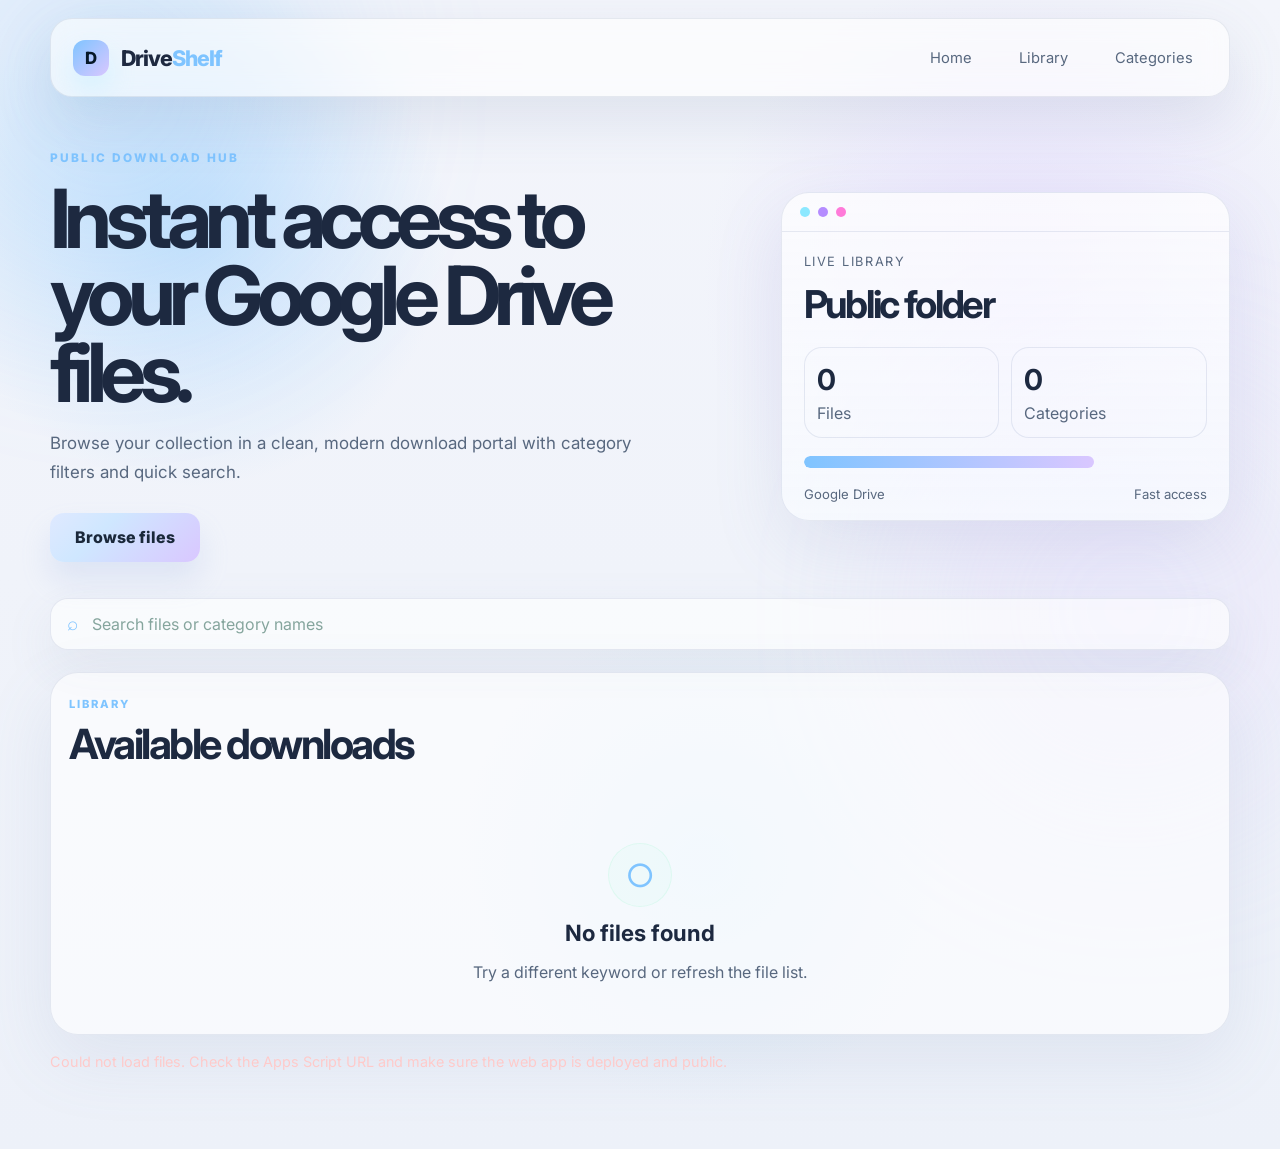
<file: index.html>
<!doctype html>
<html lang="en">
  <head>
    <meta charset="UTF-8" />
    <meta name="viewport" content="width=device-width, initial-scale=1.0" />
    <title>DriveShelf | Download Hub</title>
    <meta name="description" content="Public file library powered by Google Drive." />
    <link rel="preconnect" href="https://fonts.googleapis.com" />
    <link rel="preconnect" href="https://fonts.gstatic.com" crossorigin />
    <link href="https://fonts.googleapis.com/css2?family=Inter:wght@400;500;600;700;800;900&display=swap" rel="stylesheet" />
    <link rel="stylesheet" href="styles.css" />
  </head>
  <body>
    <div class="bg-orb orb-1"></div>
    <div class="bg-orb orb-2"></div>

    <main class="shell">
      <header class="topbar">
        <a class="brand" href="#" aria-label="DriveShelf home">
          <span class="brand-mark">D</span>
          <span class="brand-name">Drive<span>Shelf</span></span>
        </a>

        <nav class="main-nav" aria-label="Main navigation">
          <a href="#">Home</a>
          <a href="#library">Library</a>
          <a href="#categories">Categories</a>
        </nav>
      </header>

      <section class="hero">
        <div class="hero-copy">
          <p class="tag">PUBLIC DOWNLOAD HUB</p>
          <h1>Instant access to your Google Drive files.</h1>
          <p class="subtitle">
            Browse your collection in a clean, modern download portal with category filters and quick search.
          </p>

          <div class="hero-actions">
            <a class="cta-primary" href="#library">Browse files</a>
          </div>
        </div>

        <div class="hero-panel">
          <div class="mini-header">
            <span class="dot green"></span>
            <span class="dot blue"></span>
            <span class="dot orange"></span>
          </div>

          <div class="panel-body">
            <p class="mini-label">Live library</p>
            <h3>Public folder</h3>
            <div class="panel-stats">
              <div>
                <strong id="file-count">0</strong>
                <span>Files</span>
              </div>
              <div>
                <strong id="category-count">0</strong>
                <span>Categories</span>
              </div>
            </div>
            <div class="panel-bar">
              <span></span>
            </div>
            <div class="panel-meta">
              <span>Google Drive</span>
              <span>Fast access</span>
            </div>
          </div>
        </div>
      </section>

      <section class="search-wrap" aria-label="Search files">
        <span class="search-icon">⌕</span>
        <input id="search-input" type="search" placeholder="Search files or category names" aria-label="Search files" />
      </section>

      <section id="library" class="library" aria-labelledby="library-title">
        <div class="library-head">
          <div>
            <p class="tag small">LIBRARY</p>
            <h2 id="library-title">Available downloads</h2>
          </div>
        </div>

        <div id="file-grid" class="file-grid" aria-live="polite"></div>

        <div id="empty-state" class="empty-state" hidden>
          <div class="empty-icon">○</div>
          <h3>No files found</h3>
          <p>Try a different keyword or refresh the file list.</p>
        </div>
      </section>

      <p id="status-message" class="status-message" role="status" aria-live="polite"></p>
    </main>

    <script src="script.js"></script>
  </body>
</html>
</file>
<file: styles.css>
:root {
  --bg: #f3f5fb;
  --bg-deep: #e9edf8;
  --panel: rgba(255, 255, 255, 0.72);
  --panel-strong: rgba(255, 255, 255, 0.78);
  --line: rgba(128, 146, 184, 0.18);
  --text: #1d2940;
  --muted: #58687f;
  --primary: #7fc4ff;
  --primary-strong: #63abf8;
  --accent: #d9c7ff;
  --purple: #c7b4ff;
  --amber: #ffd799;
  --shadow: 0 20px 60px rgba(95, 111, 151, 0.15);
}

* { box-sizing: border-box; }
html { scroll-behavior: smooth; }
body {
  margin: 0;
  min-height: 100vh;
  font-family: "Inter", sans-serif;
  background:
    radial-gradient(circle at 15% 20%, rgba(127, 196, 255, 0.35), transparent 18%),
    radial-gradient(circle at 80% 25%, rgba(217, 199, 255, 0.42), transparent 24%),
    radial-gradient(circle at 55% 75%, rgba(198, 232, 255, 0.35), transparent 22%),
    linear-gradient(180deg, #f3f5fb 0%, #edf1f9 100%);
  color: var(--text);
}

a, button, input { font: inherit; }

.bg-orb {
  position: fixed;
  width: 420px;
  height: 420px;
  filter: blur(90px);
  border-radius: 50%;
  pointer-events: none;
  opacity: 0.5;
}

.orb-1 {
  top: -120px;
  left: -100px;
  background: rgba(127, 196, 255, 0.42);
}

.orb-2 {
  right: -60px;
  bottom: 80px;
  background: rgba(217, 199, 255, 0.38);
}

.shell {
  position: relative;
  z-index: 1;
  width: min(1180px, calc(100% - 24px));
  margin: 0 auto;
  padding-bottom: 72px;
}

.topbar {
  display: flex;
  align-items: center;
  justify-content: space-between;
  gap: 28px;
  padding: 20px 22px;
  margin-top: 18px;
  border: 1px solid rgba(129, 146, 174, 0.18);
  border-radius: 22px;
  background: rgba(255, 255, 255, 0.58);
  backdrop-filter: blur(14px);
  box-shadow: var(--shadow);
}

.brand {
  display: inline-flex;
  align-items: center;
  gap: 12px;
  text-decoration: none;
  color: var(--text);
  font-weight: 800;
  letter-spacing: -0.06em;
}

.brand-mark {
  display: grid;
  place-items: center;
  width: 36px;
  height: 36px;
  border-radius: 12px;
  font-size: 1.05rem;
  color: #071828;
  background: linear-gradient(135deg, var(--primary), var(--accent));
  box-shadow: 0 14px 28px rgba(140, 232, 255, 0.24);
}

.brand-name {
  font-size: 1.35rem;
}

.brand-name span {
  color: var(--primary);
}

.main-nav {
  display: flex;
  align-items: center;
  gap: 18px;
  font-size: 0.92rem;
}

.main-nav a {
  padding: 0.6rem 0.9rem;
  border-radius: 10px;
  color: var(--muted);
  text-decoration: none;
  transition: color 0.15s ease, background 0.15s ease;
}

.main-nav a:hover {
  color: var(--text);
  background: rgba(255, 255, 255, 0.38);
}

.primary-button,
.cta-primary,
.cta-secondary,
.download-link,
.filter-chip,
.category-banner {
  transition: transform 0.15s ease, box-shadow 0.15s ease, border-color 0.15s ease;
}

.primary-button,
.cta-primary,
.download-link,
.featured-footer a {
  border: none;
  cursor: pointer;
  text-decoration: none;
  border-radius: 12px;
  background: linear-gradient(135deg, #dfe9ff, #cfe7ff 35%, #d9c7ff 100%);
  color: #1a283a;
  font-weight: 800;
  box-shadow: 0 18px 30px rgba(145, 168, 224, 0.2);
}

.primary-button {
  padding: 0.8rem 1.1rem;
}

.primary-button:hover,
.cta-primary:hover,
.download-link:hover,
.filter-chip:hover,
.category-banner:hover,
.featured-footer a:hover {
  transform: translateY(-1px);
}

.hero {
  display: grid;
  grid-template-columns: 1.22fr 0.78fr;
  gap: 28px;
  align-items: center;
  padding: 54px 0 22px;
}

.tag {
  margin: 0 0 16px;
  color: var(--primary);
  font-size: 0.74rem;
  font-weight: 800;
  letter-spacing: 0.18em;
}

.tag.small {
  margin-bottom: 8px;
  font-size: 0.7rem;
}

.hero-copy h1 {
  margin: 0;
  max-width: 680px;
  font-size: clamp(3rem, 7vw, 5.1rem);
  line-height: 0.94;
  letter-spacing: -0.08em;
}

.subtitle {
  max-width: 620px;
  margin: 18px 0 0;
  color: var(--muted);
  font-size: 1.06rem;
  line-height: 1.7;
}

.hero-actions {
  display: flex;
  align-items: center;
  gap: 14px;
  margin-top: 26px;
}

.cta-primary,
.cta-secondary {
  display: inline-flex;
  align-items: center;
  justify-content: center;
  min-height: 48px;
  padding: 0.9rem 1.35rem;
  border-radius: 14px;
  text-decoration: none;
}

.cta-primary {
  min-width: 150px;
}

.cta-secondary {
  border: 1px solid var(--line);
  background: rgba(17, 29, 27, 0.82);
  color: var(--text);
  cursor: pointer;
}

.hero-panel {
  background: linear-gradient(180deg, rgba(255, 255, 255, 0.72), rgba(247, 250, 255, 0.82));
  border: 1px solid rgba(128, 146, 184, 0.18);
  border-radius: 28px;
  box-shadow: 0 25px 70px rgba(118, 137, 186, 0.14);
  overflow: hidden;
}

.mini-header {
  display: flex;
  align-items: center;
  gap: 8px;
  padding: 14px 18px;
  border-bottom: 1px solid var(--line);
  background: rgba(255, 255, 255, 0.01);
}

.dot {
  display: inline-block;
  width: 10px;
  height: 10px;
  border-radius: 50%;
}

.dot.green { background: #8ce8ff; }
.dot.blue { background: #b58cff; }
.dot.orange { background: #ff7ad9; }

.panel-body {
  padding: 22px 22px 18px;
}

.mini-label {
  margin: 0;
  color: var(--muted);
  font-size: 0.8rem;
  text-transform: uppercase;
  letter-spacing: 0.12em;
}

.panel-body h3 {
  margin: 12px 0 20px;
  font-size: clamp(1.5rem, 3vw, 2.4rem);
  letter-spacing: -0.06em;
}

.panel-stats {
  display: grid;
  grid-template-columns: repeat(2, minmax(0, 1fr));
  gap: 12px;
  margin-bottom: 18px;
}

.panel-stats div {
  display: flex;
  flex-direction: column;
  gap: 6px;
  padding: 14px 12px;
  border: 1px solid var(--line);
  border-radius: 18px;
  background: rgba(255, 255, 255, 0.02);
}

.panel-stats strong {
  font-size: 1.8rem;
  letter-spacing: -0.06em;
}

.panel-stats span,
.panel-meta {
  color: var(--muted);
}

.panel-bar {
  height: 12px;
  border-radius: 999px;
  background: rgba(255,255,255,0.04);
  overflow: hidden;
  margin-bottom: 18px;
}

.panel-bar span {
  display: block;
  width: 72%;
  height: 100%;
  border-radius: inherit;
  background: linear-gradient(90deg, var(--primary), var(--accent));
}

.panel-meta {
  display: flex;
  justify-content: space-between;
  gap: 12px;
  font-size: 0.82rem;
}

.search-wrap {
  display: flex;
  align-items: center;
  gap: 12px;
  margin: 14px 0 22px;
  padding: 0.9rem 1rem;
  border: 1px solid rgba(128, 146, 184, 0.18);
  border-radius: 18px;
  background: rgba(255, 255, 255, 0.62);
  box-shadow: 0 18px 50px rgba(119, 133, 168, 0.11);
}

.search-icon {
  color: var(--primary);
  font-size: 1.2rem;
  line-height: 1;
}

.search-wrap input {
  width: 100%;
  border: 0;
  background: transparent;
  color: var(--text);
  outline: none;
  font-size: 1rem;
}

.search-wrap input::placeholder {
  color: #85a59d;
}

.featured-section,
.category-banner-section,
.library {
  background: rgba(255, 255, 255, 0.6);
  border: 1px solid rgba(128, 146, 184, 0.18);
  border-radius: 28px;
  box-shadow: 0 24px 70px rgba(111, 128, 170, 0.12);
}

.featured-section,
.category-banner-section {
  padding: 22px 18px 18px;
  margin: 0 0 20px;
}

.section-head {
  margin-bottom: 18px;
}

.section-head h2,
.library-head h2 {
  margin: 0;
  font-size: clamp(1.8rem, 4vw, 2.6rem);
  letter-spacing: -0.06em;
}

.featured-grid {
  display: grid;
  grid-template-columns: repeat(auto-fit, minmax(240px, 1fr));
  gap: 18px;
}

.featured-card {
  position: relative;
  background: linear-gradient(180deg, rgba(18, 33, 29, 0.98), rgba(12, 21, 18, 0.92));
  border: 1px solid rgba(142, 243, 192, 0.15);
  border-radius: 22px;
  padding: 18px 18px 16px;
  overflow: hidden;
}

.featured-card::before {
  content: "";
  position: absolute;
  inset: 0 auto auto 0;
  width: 100%;
  height: 2px;
  background: linear-gradient(90deg, var(--primary), transparent, var(--accent));
}

.featured-top {
  display: flex;
  align-items: center;
  justify-content: space-between;
  margin-bottom: 20px;
}

.featured-icon {
  display: grid;
  place-items: center;
  width: 54px;
  height: 54px;
  border-radius: 16px;
  color: var(--primary);
  background: linear-gradient(135deg, rgba(142, 243, 192, 0.16), rgba(125, 211, 252, 0.08));
  font-size: 0.7rem;
  font-weight: 800;
  letter-spacing: 0.06em;
  border: 1px solid rgba(142, 243, 192, 0.18);
}

.featured-badge {
  border-radius: 999px;
  border: 1px solid rgba(142, 243, 192, 0.15);
  background: rgba(142, 243, 192, 0.08);
  color: var(--primary);
  padding: 0.45rem 0.68rem;
  font-size: 0.7rem;
}

.featured-card h3 {
  margin: 0 0 12px;
  font-size: 1.18rem;
  letter-spacing: -0.04em;
}

.featured-meta {
  display: flex;
  align-items: center;
  justify-content: space-between;
  gap: 12px;
  color: var(--muted);
  font-size: 0.8rem;
}

.featured-footer {
  display: flex;
  align-items: center;
  justify-content: space-between;
  gap: 12px;
  margin-top: 18px;
  color: var(--muted);
}

.featured-footer a {
  display: inline-flex;
  align-items: center;
  justify-content: center;
  min-width: 104px;
  height: 40px;
  border-radius: 12px;
  text-decoration: none;
  color: #022e22;
  background: linear-gradient(135deg, var(--primary), #d8ffe2);
  font-weight: 800;
}

.category-banners {
  display: grid;
  grid-template-columns: repeat(auto-fit, minmax(180px, 1fr));
  gap: 14px;
}

.category-banner {
  display: flex;
  align-items: center;
  justify-content: space-between;
  gap: 18px;
  min-height: 82px;
  padding: 0 18px;
  border-radius: 18px;
  border: 1px solid var(--line);
  background: linear-gradient(180deg, rgba(16, 31, 28, 0.84), rgba(11, 21, 19, 0.9));
  color: var(--text);
  cursor: pointer;
  text-align: left;
}

.category-banner span {
  font-weight: 700;
}

.category-banner strong {
  font-size: 1.2rem;
  color: var(--primary);
}

.category-banner.green { box-shadow: inset 0 0 0 1px rgba(142,243,192,0.12); }
.category-banner.blue { box-shadow: inset 0 0 0 1px rgba(125,211,252,0.12); }
.category-banner.purple { box-shadow: inset 0 0 0 1px rgba(196,181,253,0.12); }
.category-banner.amber { box-shadow: inset 0 0 0 1px rgba(251,191,36,0.12); }

.library {
  padding: 24px 18px 18px;
}

.library-head {
  margin-bottom: 16px;
}

.category-filters {
  display: flex;
  flex-wrap: wrap;
  gap: 10px;
  margin-bottom: 18px;
}

.filter-chip {
  border: 1px solid var(--line);
  background: rgba(13, 30, 27, 0.9);
  color: var(--muted);
  border-radius: 999px;
  padding: 0.68rem 0.92rem;
  cursor: pointer;
}

.filter-chip.is-active {
  background: linear-gradient(135deg, rgba(142, 243, 192, 0.14), rgba(125, 211, 252, 0.12));
  border-color: rgba(142, 243, 192, 0.32);
  color: var(--text);
}

.file-grid {
  display: grid;
  grid-template-columns: repeat(auto-fit, minmax(220px, 1fr));
  gap: 14px;
  align-items: stretch;
  justify-items: stretch;
  max-height: 55vh;
  overflow-y: auto;
  overflow-x: hidden;
  padding-right: 4px;
  padding-bottom: 6px;
  scrollbar-width: thin;
  scrollbar-color: rgba(126, 150, 255, 0.6) rgba(127, 196, 255, 0.08);
}

.file-grid::-webkit-scrollbar {
  width: 10px;
}

.file-grid::-webkit-scrollbar-track {
  background: rgba(127, 196, 255, 0.08);
  border-radius: 999px;
}

.file-grid::-webkit-scrollbar-thumb {
  background: linear-gradient(180deg, rgba(127, 196, 255, 0.9), rgba(191, 163, 255, 0.8));
  border-radius: 999px;
  border: 2px solid rgba(255, 255, 255, 0.5);
  box-shadow: inset 0 0 0 1px rgba(255, 255, 255, 0.25);
}

.file-grid::-webkit-scrollbar-thumb:hover {
  background: linear-gradient(180deg, rgba(120, 189, 255, 1), rgba(176, 146, 255, 0.95));
}

.file-card {
  display: flex;
  flex-direction: column;
  justify-content: space-between;
  min-height: 180px;
  height: 100%;
  gap: 14px;
  padding: 14px 14px 12px;
  border-radius: 18px;
  background: linear-gradient(180deg, rgba(255, 255, 255, 0.72), rgba(248, 250, 255, 0.82));
  border: 1px solid rgba(128, 146, 184, 0.18);
  box-shadow: 0 18px 36px rgba(119, 133, 168, 0.08);
  min-width: 0;
}

.file-card:hover {
  transform: translateY(-2px);
  border-color: rgba(127, 196, 255, 0.35);
}

.file-card-top {
  display: flex;
  align-items: center;
  justify-content: space-between;
  gap: 10px;
}

.file-icon {
  display: grid;
  place-items: center;
  width: 42px;
  height: 42px;
  border-radius: 12px;
  font-weight: 800;
  font-size: 0.62rem;
  letter-spacing: 0.06em;
  color: #4b79ce;
  background: linear-gradient(135deg, rgba(127, 196, 255, 0.22), rgba(217, 199, 255, 0.18));
  border: 1px solid rgba(127, 196, 255, 0.22);
  flex-shrink: 0;
}

.file-badge {
  display: inline-flex;
  align-items: center;
  padding: 0.36rem 0.52rem;
  border-radius: 999px;
  font-size: 0.68rem;
  color: #5a6d8d;
  background: rgba(127, 196, 255, 0.12);
  border: 1px solid rgba(127, 196, 255, 0.18);
  max-width: 100%;
  white-space: nowrap;
  overflow: hidden;
  text-overflow: ellipsis;
  flex-shrink: 1;
}

.file-name {
  margin: 0 0 6px;
  letter-spacing: -0.04em;
  font-size: 1rem;
  line-height: 1.35;
  color: var(--text);
  word-break: break-word;
  overflow-wrap: anywhere;
}

.file-meta {
  color: var(--muted);
  font-size: 0.76rem;
  word-break: break-word;
  overflow-wrap: anywhere;
}

.file-footer {
  display: flex;
  align-items: center;
  justify-content: space-between;
  gap: 12px;
}

.file-size {
  color: var(--muted);
  font-size: 0.82rem;
}

.download-link {
  display: inline-flex;
  align-items: center;
  justify-content: center;
  padding: 0.62rem 0.8rem;
  min-width: 96px;
  color: #1e2d3d;
  font-size: 0.82rem;
}

.empty-state {
  padding: 52px 16px 18px;
  text-align: center;
  color: var(--muted);
}

.empty-icon {
  display: grid;
  place-items: center;
  width: 64px;
  height: 64px;
  margin: 0 auto 12px;
  border-radius: 50%;
  border: 1px solid rgba(142, 243, 192, 0.18);
  background: rgba(142, 243, 192, 0.06);
  color: var(--primary);
  font-size: 2rem;
}

.empty-state h3 {
  margin: 0 0 8px;
  font-size: 1.4rem;
  color: var(--text);
}

.status-message {
  min-height: 24px;
  margin: 18px 0 0;
  color: var(--muted);
  font-size: 0.9rem;
}

.status-message.error { color: #fecaca; }

@media (max-width: 900px) {
  .topbar {
    flex-wrap: wrap;
    justify-content: center;
  }

  .main-nav {
    order: 3;
    width: 100%;
    justify-content: center;
    flex-wrap: wrap;
  }

  .hero {
    grid-template-columns: 1fr;
    padding-top: 44px;
  }
}

@media (max-width: 600px) {
  .shell {
    width: min(100% - 18px, 1180px);
  }

  .hero-copy h1 {
    font-size: 2.7rem;
  }

  .hero-actions {
    flex-direction: column;
    align-items: stretch;
  }

  .cta-primary,
  .cta-secondary,
  .download-link,
  .featured-footer a {
    width: 100%;
  }

  .file-footer,
  .featured-footer {
    flex-direction: column;
    align-items: stretch;
  }

  .library,
  .featured-section,
  .category-banner-section {
    padding-left: 14px;
    padding-right: 14px;
  }
}
</file>
